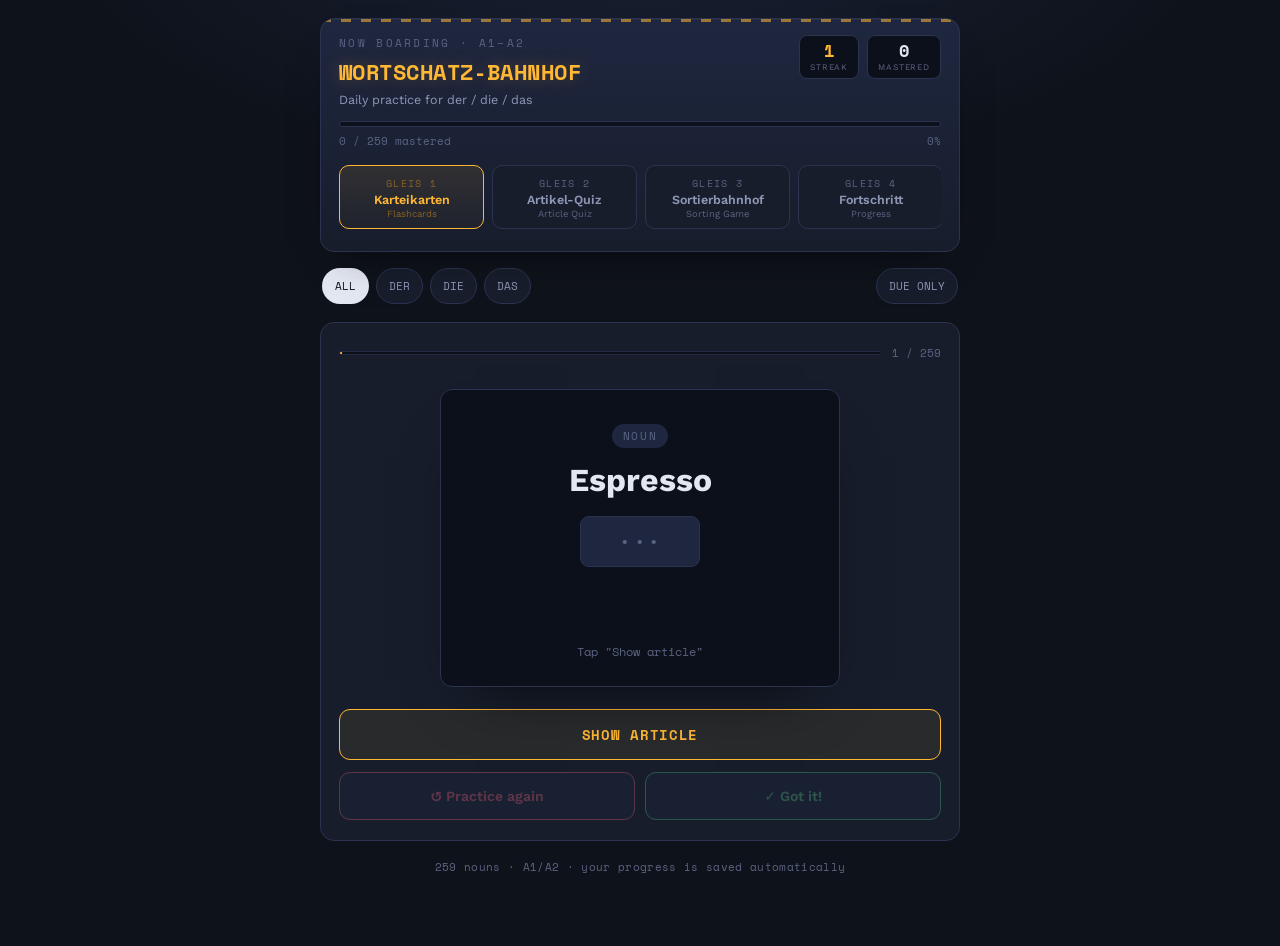
<file: index.html>
<!DOCTYPE html>
<html lang="de">
<head>
  <meta charset="UTF-8">
  <meta name="viewport" content="width=device-width, initial-scale=1.0">
  <title>Wortschatz-Bahnhof</title>
  <link rel="stylesheet" href="css/style.css">
</head>
<body>
  <div class="wrap">

    <!-- HEADER BOARD -->
    <header class="board-head">
      <div class="head-row">
        <div>
          <p class="brand-eyebrow">Now&nbsp;boarding · A1–A2</p>
          <h1 class="brand-title">WORTSCHATZ‑BAHNHOF</h1>
          <p class="brand-sub">Daily practice for der / die / das</p>
        </div>
        <div class="stat-cluster">
          <div class="stat-flap streak"><div class="num mono" id="streakNum">0</div><div class="lbl">Streak</div></div>
          <div class="stat-flap"><div class="num mono" id="masteredNum">0</div><div class="lbl">Mastered</div></div>
        </div>
      </div>
      <div class="prog-track"><div class="prog-fill" id="progFill"></div></div>
      <div class="prog-label"><span id="progText">0 / 259 mastered</span><span id="progPct">0%</span></div>

      <!-- GLEISE TABS -->
      <nav role="tablist" aria-label="Practice modes" class="gleise">
        <button role="tab" aria-selected="true" aria-label="Switch to flashcards mode" aria-controls="view-cards" id="tab-cards" class="gleis-btn active" data-mode="cards">
          <div class="gnum mono">GLEIS 1</div>
          <div class="glabel">Karteikarten</div>
          <div class="gsub">Flashcards</div>
        </button>
        <button role="tab" aria-selected="false" aria-label="Switch to article quiz mode" aria-controls="view-quiz" id="tab-quiz" class="gleis-btn" data-mode="quiz">
          <div class="gnum mono">GLEIS 2</div>
          <div class="glabel">Artikel‑Quiz</div>
          <div class="gsub">Article Quiz</div>
        </button>
        <button role="tab" aria-selected="false" aria-label="Switch to sorting game mode" aria-controls="view-sort" id="tab-sort" class="gleis-btn" data-mode="sort">
          <div class="gnum mono">GLEIS 3</div>
          <div class="glabel">Sortierbahnhof</div>
          <div class="gsub">Sorting Game</div>
        </button>
        <button role="tab" aria-selected="false" aria-label="Switch to progress view" aria-controls="view-progress" id="tab-progress" class="gleis-btn" data-mode="progress">
          <div class="gnum mono">GLEIS 4</div>
          <div class="glabel">Fortschritt</div>
          <div class="gsub">Progress</div>
        </button>
      </nav>
    </header>

    <!-- FILTERS -->
    <section role="group" aria-label="Filter words by article" class="filters" id="filters">
      <button role="checkbox" aria-checked="true" aria-label="Show all words" class="chip active" data-g="all">ALL</button>
      <button role="checkbox" aria-checked="false" aria-label="Show only der words" class="chip" data-g="der">DER</button>
      <button role="checkbox" aria-checked="false" aria-label="Show only die words" class="chip" data-g="die">DIE</button>
      <button role="checkbox" aria-checked="false" aria-label="Show only das words" class="chip" data-g="das">DAS</button>
      <button role="checkbox" aria-checked="false" aria-label="Show only due words" class="chip" data-g="due" style="margin-left:auto;">DUE ONLY</button>
    </section>

    <!-- MAIN PANEL -->
    <section class="panel" role="main">

      <!-- MODE 1: FLASHCARDS -->
      <section role="tabpanel" aria-labelledby="tab-cards" class="mode-view active" id="view-cards">
        <h2 class="visually-hidden">Flashcards</h2>
        <div class="session-bar">
          <div class="session-track"><div class="session-fill" id="cardsSessFill"></div></div>
          <div class="session-count mono" role="status" id="cardsSessCount">0 / 0</div>
        </div>
        <div class="card-stage">
          <div class="flap-card" id="flapCard">
            <div class="gender-tag" id="cardGenderTag">NOUN</div>
            <div class="noun-word" id="cardNoun">—</div>
            <div class="article-slot"><div class="article-flap" id="cardArticleFlap">···</div></div>
            <div class="translation" id="cardTranslation"></div>
            <div class="plural-note" id="cardPluralNote"></div>
            <div class="tap-hint" id="cardHint">Tap "Show article"</div>
          </div>
        </div>
        <button class="reveal-btn" id="revealBtn">SHOW ARTICLE</button>
        <div class="card-actions" style="margin-top:12px;">
          <button class="act-btn again" id="againBtn" disabled>↺ Practice again</button>
          <button class="act-btn know" id="knowBtn" disabled>✓ Got it!</button>
        </div>
      </section>

      <!-- MODE 2: QUIZ -->
      <section role="tabpanel" aria-labelledby="tab-quiz" class="mode-view" id="view-quiz">
        <h2 class="visually-hidden">Article Quiz</h2>
        <div class="quiz-stats"><span>Correct: <b id="quizCorrect">0</b></span><span>Streak: <b id="quizStreak">0</b></span><span>Total: <b id="quizTotal">0</b></span></div>
        <div class="quiz-word" id="quizNoun">—</div>
        <div class="quiz-en" id="quizEn"></div>
        <div class="quiz-feedback" aria-live="polite" id="quizFeedback"></div>
        <div class="quiz-btns">
          <button class="qbtn der" data-g="der">DER</button>
          <button class="qbtn die" data-g="die">DIE</button>
          <button class="qbtn das" data-g="das">DAS</button>
        </div>
        <button class="reveal-btn quiz-next" id="quizNextBtn" style="display:none;">NEXT →</button>
      </section>

      <!-- MODE 3: SORT GAME -->
      <section role="tabpanel" aria-labelledby="tab-sort" class="mode-view" id="view-sort">
        <h2 class="visually-hidden">Sorting Game</h2>
        <div class="sort-pre" id="sortPre">
          <h3>Sortierbahnhof <span style="color:var(--ink-faint); font-weight:500; font-size:13px;">— Sorting Station</span></h3>
          <p>45 seconds. Words come in — send each one to the right platform: DER, DIE, or DAS. Best score: <b id="sortBestPre" class="mono">0</b></p>
          <button class="big-btn" id="sortStartBtn">START TRAIN</button>
        </div>
        <div id="sortGame" style="display:none; flex:1; flex-direction:column;">
          <div class="sort-hud">
            <div class="timer-flap mono" role="status" id="sortTimer">45</div>
            <div class="score-flap">Score<br><b id="sortScore">0</b></div>
          </div>
          <div class="sort-word" id="sortWord">—</div>
          <div class="quiz-btns">
            <button class="qbtn der" data-g="der">DER</button>
            <button class="qbtn die" data-g="die">DIE</button>
            <button class="qbtn das" data-g="das">DAS</button>
          </div>
        </div>
        <div id="sortResult" class="sort-result" style="display:none;">
          <div style="font-size:12px; color:var(--ink-faint); letter-spacing:.14em;" class="mono">TRAIN ARRIVED</div>
          <div class="big-score" id="sortFinalScore">0</div>
          <div class="sub" id="sortFinalSub">sorted correctly</div>
          <button class="big-btn" id="sortAgainBtn">PLAY AGAIN</button>
        </div>
      </section>

      <!-- MODE 4: PROGRESS -->
      <section role="tabpanel" aria-labelledby="tab-progress" class="mode-view" id="view-progress">
        <h2 class="visually-hidden">Progress</h2>

        <div class="progress-block">
          <h3 class="progress-block-title">Mastery by article</h3>
          <div class="mastery-row">
            <div class="mastery-card der">
              <div class="mastery-label mono">DER</div>
              <div class="mastery-frac mono" id="masteryDer">0 / 0</div>
            </div>
            <div class="mastery-card die">
              <div class="mastery-label mono">DIE</div>
              <div class="mastery-frac mono" id="masteryDie">0 / 0</div>
            </div>
            <div class="mastery-card das">
              <div class="mastery-label mono">DAS</div>
              <div class="mastery-frac mono" id="masteryDas">0 / 0</div>
            </div>
          </div>
        </div>

        <div class="progress-block">
          <h3 class="progress-block-title">Streak calendar <span class="progress-block-sub">— last 7 days</span></h3>
          <div class="streak-cal" id="streakCal"></div>
        </div>

        <div class="progress-block">
          <h3 class="progress-block-title">"Anschluss verpasst" <span class="progress-block-sub">— missed connections</span></h3>
          <ul class="mistakes-list" id="mistakesList"></ul>
        </div>
      </section>

    </section>

    <p class="foot-note">259 nouns · A1/A2 · your progress is saved automatically</p>
  </div>

  <!-- SCRIPTS -->
  <script src="js/data.js"></script>
  <script src="js/storage.js"></script>
  <script src="js/cards.js"></script>
  <script src="js/quiz.js"></script>
  <script src="js/sort.js"></script>
  <script src="js/progress.js"></script>
  <script src="js/app.js"></script>
</body>
</html>
</file>
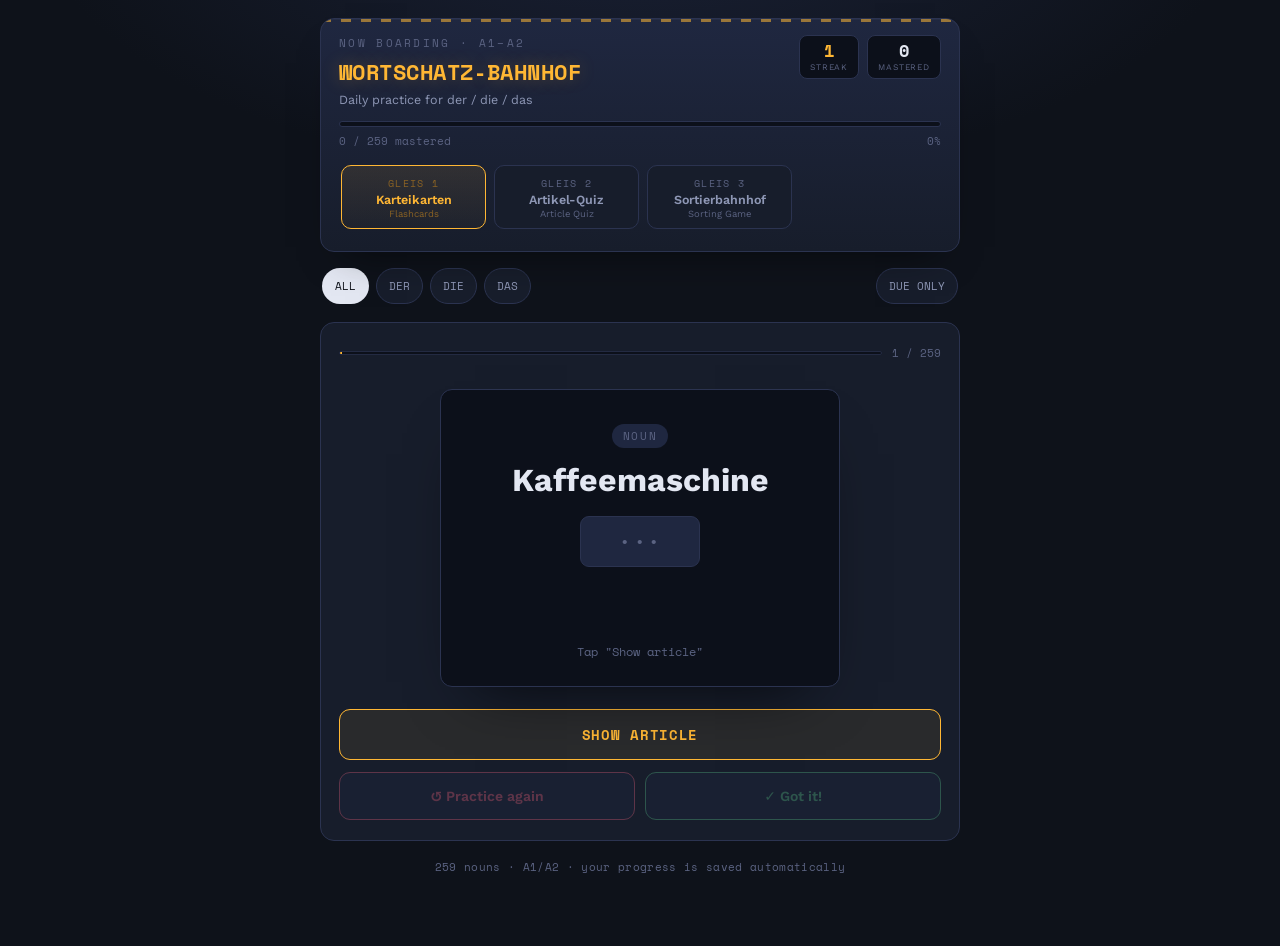
<file: index.html.html>
<!DOCTYPE html>
<html lang="de">
<head>
  <meta charset="UTF-8">
  <meta name="viewport" content="width=device-width, initial-scale=1.0">
  <title>Wortschatz-Bahnhof</title>
  <link rel="stylesheet" href="css/style.css">
</head>
<body>
  <div class="wrap">

    <!-- HEADER BOARD -->
    <header class="board-head">
      <div class="head-row">
        <div>
          <p class="brand-eyebrow">Now&nbsp;boarding · A1–A2</p>
          <h1 class="brand-title">WORTSCHATZ‑BAHNHOF</h1>
          <p class="brand-sub">Daily practice for der / die / das</p>
        </div>
        <div class="stat-cluster">
          <div class="stat-flap streak"><div class="num mono" id="streakNum">0</div><div class="lbl">Streak</div></div>
          <div class="stat-flap"><div class="num mono" id="masteredNum">0</div><div class="lbl">Mastered</div></div>
        </div>
      </div>
      <div class="prog-track"><div class="prog-fill" id="progFill"></div></div>
      <div class="prog-label"><span id="progText">0 / 259 mastered</span><span id="progPct">0%</span></div>

      <!-- GLEISE TABS -->
      <nav role="tablist" aria-label="Practice modes" class="gleise">
        <button role="tab" aria-selected="true" aria-label="Switch to flashcards mode" aria-controls="view-cards" id="tab-cards" class="gleis-btn active" data-mode="cards">
          <div class="gnum mono">GLEIS 1</div>
          <div class="glabel">Karteikarten</div>
          <div class="gsub">Flashcards</div>
        </button>
        <button role="tab" aria-selected="false" aria-label="Switch to article quiz mode" aria-controls="view-quiz" id="tab-quiz" class="gleis-btn" data-mode="quiz">
          <div class="gnum mono">GLEIS 2</div>
          <div class="glabel">Artikel‑Quiz</div>
          <div class="gsub">Article Quiz</div>
        </button>
        <button role="tab" aria-selected="false" aria-label="Switch to sorting game mode" aria-controls="view-sort" id="tab-sort" class="gleis-btn" data-mode="sort">
          <div class="gnum mono">GLEIS 3</div>
          <div class="glabel">Sortierbahnhof</div>
          <div class="gsub">Sorting Game</div>
        </button>
      </nav>
    </header>

    <!-- FILTERS -->
    <section role="group" aria-label="Filter words by article" class="filters" id="filters">
      <button role="checkbox" aria-checked="true" aria-label="Show all words" class="chip active" data-g="all">ALL</button>
      <button role="checkbox" aria-checked="false" aria-label="Show only der words" class="chip" data-g="der">DER</button>
      <button role="checkbox" aria-checked="false" aria-label="Show only die words" class="chip" data-g="die">DIE</button>
      <button role="checkbox" aria-checked="false" aria-label="Show only das words" class="chip" data-g="das">DAS</button>
      <button role="checkbox" aria-checked="false" aria-label="Show only due words" class="chip" data-g="due" style="margin-left:auto;">DUE ONLY</button>
    </section>

    <!-- MAIN PANEL -->
    <section class="panel" role="main">

      <!-- MODE 1: FLASHCARDS -->
      <section role="tabpanel" aria-labelledby="tab-cards" class="mode-view active" id="view-cards">
        <div class="session-bar">
          <div class="session-track"><div class="session-fill" id="cardsSessFill"></div></div>
          <div class="session-count mono" role="status" id="cardsSessCount">0 / 0</div>
        </div>
        <div class="card-stage">
          <div class="flap-card" id="flapCard">
            <div class="gender-tag" id="cardGenderTag">NOUN</div>
            <div class="noun-word" id="cardNoun">—</div>
            <div class="article-slot"><div class="article-flap" id="cardArticleFlap">···</div></div>
            <div class="translation" id="cardTranslation"></div>
            <div class="plural-note" id="cardPluralNote"></div>
            <div class="tap-hint" id="cardHint">Tap "Show article"</div>
          </div>
        </div>
        <button class="reveal-btn" id="revealBtn">SHOW ARTICLE</button>
        <div class="card-actions" style="margin-top:12px;">
          <button class="act-btn again" id="againBtn" disabled>↺ Practice again</button>
          <button class="act-btn know" id="knowBtn" disabled>✓ Got it!</button>
        </div>
      </section>

      <!-- MODE 2: QUIZ -->
      <section role="tabpanel" aria-labelledby="tab-quiz" class="mode-view" id="view-quiz">
        <div class="quiz-stats"><span>Correct: <b id="quizCorrect">0</b></span><span>Streak: <b id="quizStreak">0</b></span><span>Total: <b id="quizTotal">0</b></span></div>
        <div class="quiz-word" id="quizNoun">—</div>
        <div class="quiz-en" id="quizEn"></div>
        <div class="quiz-feedback" aria-live="polite" id="quizFeedback"></div>
        <div class="quiz-btns">
          <button class="qbtn der" data-g="der">DER</button>
          <button class="qbtn die" data-g="die">DIE</button>
          <button class="qbtn das" data-g="das">DAS</button>
        </div>
        <button class="reveal-btn quiz-next" id="quizNextBtn" style="display:none;">NEXT →</button>
      </section>

      <!-- MODE 3: SORT GAME -->
      <section role="tabpanel" aria-labelledby="tab-sort" class="mode-view" id="view-sort">
        <div class="sort-pre" id="sortPre">
          <h3>Sortierbahnhof <span style="color:var(--ink-faint); font-weight:500; font-size:13px;">— Sorting Station</span></h3>
          <p>45 seconds. Words come in — send each one to the right platform: DER, DIE, or DAS. Best score: <b id="sortBestPre" class="mono">0</b></p>
          <button class="big-btn" id="sortStartBtn">START TRAIN</button>
        </div>
        <div id="sortGame" style="display:none; flex:1; flex-direction:column;">
          <div class="sort-hud">
            <div class="timer-flap mono" role="status" id="sortTimer">45</div>
            <div class="score-flap">Score<br><b id="sortScore">0</b></div>
          </div>
          <div class="sort-word" id="sortWord">—</div>
          <div class="quiz-btns">
            <button class="qbtn der" data-g="der">DER</button>
            <button class="qbtn die" data-g="die">DIE</button>
            <button class="qbtn das" data-g="das">DAS</button>
          </div>
        </div>
        <div id="sortResult" class="sort-result" style="display:none;">
          <div style="font-size:12px; color:var(--ink-faint); letter-spacing:.14em;" class="mono">TRAIN ARRIVED</div>
          <div class="big-score" id="sortFinalScore">0</div>
          <div class="sub" id="sortFinalSub">sorted correctly</div>
          <button class="big-btn" id="sortAgainBtn">PLAY AGAIN</button>
        </div>
      </section>

    </section>

    <p class="foot-note">259 nouns · A1/A2 · your progress is saved automatically</p>
  </div>

  <!-- SCRIPTS -->
  <script src="js/data.js"></script>
  <script src="js/storage.js"></script>
  <script src="js/cards.js"></script>
  <script src="js/quiz.js"></script>
  <script src="js/sort.js"></script>
  <script src="js/app.js"></script>
</body>
</html>
</file>
<file: css/style.css>
@import url('https://fonts.googleapis.com/css2?family=Space+Mono:wght@400;700&family=Work+Sans:ital,wght@0,400;0,500;0,600;0,700;1,500&display=swap');

:root {
  --bg: #0e121a;
  --panel: #171d2b;
  --panel-2: #1f2740;
  --line: #2b3350;
  --line-soft: #232a42;
  --amber: #ffb734;
  --amber-dim: #8a6224;
  --ink: #e3e7f2;
  --ink-soft: #8e97b5;
  --ink-faint: #5b6382;
  --der: #5b8fd9;
  --der-bg: rgba(91, 143, 217, .16);
  --die: #e2617e;
  --die-bg: rgba(226, 97, 126, .16);
  --das: #57bd8a;
  --das-bg: rgba(87, 189, 138, .16);
  --radius: 14px;
}

* {
  box-sizing: border-box;
  -webkit-tap-highlight-color: transparent;
}

html,
body {
  margin: 0;
  padding: 0;
}

body {
  background: radial-gradient(1100px 500px at 50% -10%, #1a2136 0%, var(--bg) 55%), var(--bg);
  color: var(--ink);
  font-family: 'Work Sans', system-ui, sans-serif;
  min-height: 100vh;
  padding: 18px 14px 60px;
  display: flex;
  justify-content: center;
}

.wrap {
  width: 100%;
  max-width: 640px;
}

.mono {
  font-family: 'Space Mono', ui-monospace, 'Courier New', monospace;
}

/* ---------- header board ---------- */
.board-head {
  background: linear-gradient(180deg, var(--panel-2), var(--panel));
  border: 1px solid var(--line);
  border-radius: var(--radius);
  padding: 16px 18px;
  position: relative;
  overflow: hidden;
  box-shadow: 0 1px 0 rgba(255, 255, 255, .03) inset, 0 20px 40px -25px rgba(0, 0, 0, .7);
}

.board-head::before {
  content: "";
  position: absolute;
  left: 0;
  top: 0;
  right: 0;
  height: 3px;
  background: repeating-linear-gradient(90deg, var(--amber) 0 10px, transparent 10px 20px);
  opacity: .55;
}

.head-row {
  display: flex;
  align-items: flex-start;
  justify-content: space-between;
  gap: 10px;
}

.brand-eyebrow {
  font-family: 'Space Mono', monospace;
  font-size: 10.5px;
  letter-spacing: .22em;
  color: var(--ink-faint);
  text-transform: uppercase;
  margin: 0 0 4px;
}

.brand-title {
  font-family: 'Space Mono', monospace;
  font-weight: 700;
  font-size: 22px;
  letter-spacing: .02em;
  color: var(--amber);
  margin: 0;
  text-shadow: 0 0 18px rgba(255, 183, 52, .25);
}

.brand-sub {
  font-size: 12.5px;
  color: var(--ink-soft);
  margin: 4px 0 0;
}

.stat-cluster {
  display: flex;
  gap: 8px;
}

.stat-flap {
  background: #0c101a;
  border: 1px solid var(--line);
  border-radius: 8px;
  padding: 6px 10px;
  text-align: center;
  min-width: 52px;
}

.stat-flap .num {
  font-family: 'Space Mono', monospace;
  font-weight: 700;
  font-size: 17px;
  color: var(--ink);
  line-height: 1;
}

.stat-flap .lbl {
  font-size: 8.5px;
  letter-spacing: .1em;
  color: var(--ink-faint);
  text-transform: uppercase;
  margin-top: 3px;
}

.stat-flap.streak .num {
  color: var(--amber);
}

.prog-track {
  margin-top: 14px;
  height: 6px;
  border-radius: 4px;
  background: #0c101a;
  border: 1px solid var(--line);
  overflow: hidden;
}

.prog-fill {
  height: 100%;
  background: linear-gradient(90deg, var(--das), #7fd6a8);
  width: 0%;
  transition: width .5s ease;
}

.prog-label {
  display: flex;
  justify-content: space-between;
  font-size: 10.5px;
  color: var(--ink-faint);
  margin-top: 6px;
  font-family: 'Space Mono', monospace;
}

/* ---------- platform tabs (Gleise) ---------- */
.gleise {
  display: grid;
  grid-template-columns: repeat(4, 1fr);
  gap: 8px;
  margin-top: 14px;
}

.gleis-btn {
  flex: 1;
  background: var(--panel);
  border: 1px solid var(--line);
  border-radius: 10px;
  padding: 10px 6px 9px;
  text-align: center;
  cursor: pointer;
  color: var(--ink-soft);
  transition: border-color .15s, color .15s, background .15s, transform .1s;
  font-family: inherit;
  font-size: inherit;
}

.gleis-btn:active {
  transform: scale(.97);
}

.gleis-btn .gnum {
  font-family: 'Space Mono', monospace;
  font-size: 9.5px;
  color: var(--ink-faint);
  letter-spacing: .14em;
}

.gleis-btn .glabel {
  font-size: 12.5px;
  font-weight: 600;
  margin-top: 2px;
}

.gleis-btn .gsub {
  font-size: 9.5px;
  color: var(--ink-faint);
  margin-top: 1px;
}

.gleis-btn.active .gsub {
  color: var(--amber-dim);
}

.gleis-btn.active {
  border-color: var(--amber);
  background: linear-gradient(180deg, rgba(255, 183, 52, .10), rgba(255, 183, 52, .03));
  color: var(--amber);
}

.gleis-btn.active .gnum {
  color: var(--amber-dim);
}

/* ---------- filter chips ---------- */
.filters {
  display: flex;
  gap: 7px;
  margin: 14px 2px 0;
  flex-wrap: wrap;
}

.chip {
  font-family: 'Space Mono', monospace;
  font-size: 11px;
  padding: 9px 12px;
  border-radius: 20px;
  border: 1px solid var(--line);
  color: var(--ink-soft);
  cursor: pointer;
  background: var(--panel);
  transition: all .15s;
  min-height: 34px;
  display: flex;
  align-items: center;
}

.chip.active {
  color: #10141c;
  border-color: transparent;
}

.chip[data-g="all"].active {
  background: var(--ink);
}

.chip[data-g="der"].active {
  background: var(--der);
}

.chip[data-g="die"].active {
  background: var(--die);
}

.chip[data-g="das"].active {
  background: var(--das);
}

/* ---------- main panel ---------- */
.panel {
  background: var(--panel);
  border: 1px solid var(--line);
  border-radius: var(--radius);
  margin-top: 14px;
  padding: 22px 18px 20px;
  min-height: 360px;
  display: flex;
  flex-direction: column;
}

.mode-view {
  display: none;
}

.mode-view.active {
  display: flex;
  flex-direction: column;
  flex: 1;
}

/* session progress */
.session-bar {
  display: flex;
  align-items: center;
  gap: 10px;
  margin-bottom: 18px;
}

.session-track {
  flex: 1;
  height: 4px;
  background: #0c101a;
  border-radius: 3px;
  overflow: hidden;
  border: 1px solid var(--line-soft);
}

.session-fill {
  height: 100%;
  background: var(--amber);
  width: 0%;
  transition: width .3s;
}

.session-count {
  font-family: 'Space Mono', monospace;
  font-size: 11px;
  color: var(--ink-faint);
  white-space: nowrap;
}

/* flashcard */
.card-stage {
  flex: 1;
  display: flex;
  align-items: center;
  justify-content: center;
  padding: 10px 0 22px;
}

.flap-card {
  width: 100%;
  max-width: 400px;
  background: #0c101a;
  border: 1px solid var(--line);
  border-radius: 12px;
  padding: 34px 22px 26px;
  text-align: center;
  position: relative;
  box-shadow: 0 30px 60px -35px rgba(0, 0, 0, .8);
}

.gender-tag {
  display: inline-block;
  font-family: 'Space Mono', monospace;
  font-size: 11px;
  letter-spacing: .14em;
  padding: 4px 11px;
  border-radius: 20px;
  background: var(--panel-2);
  color: var(--ink-faint);
  margin-bottom: 14px;
}

.noun-word {
  font-size: 32px;
  font-weight: 700;
  color: var(--ink);
  line-height: 1.15;
  word-break: break-word;
}

.article-slot {
  margin: 20px auto 4px;
  height: 46px;
  display: flex;
  align-items: center;
  justify-content: center;
}

.article-flap {
  font-family: 'Space Mono', monospace;
  font-weight: 700;
  font-size: 22px;
  letter-spacing: .08em;
  padding: 8px 22px;
  border-radius: 9px;
  border: 1px solid var(--line);
  color: var(--ink-faint);
  background: var(--panel-2);
  min-width: 120px;
}

.article-flap.der {
  color: var(--der);
  border-color: var(--der);
  background: var(--der-bg);
}

.article-flap.die {
  color: var(--die);
  border-color: var(--die);
  background: var(--die-bg);
}

.article-flap.das {
  color: var(--das);
  border-color: var(--das);
  background: var(--das-bg);
}

.translation {
  font-size: 14.5px;
  color: var(--ink-soft);
  margin-top: 12px;
  min-height: 20px;
  opacity: 0;
  transition: opacity .3s;
}

.translation.show {
  opacity: 1;
}

.plural-note {
  font-size: 11.5px;
  color: var(--amber-dim);
  background: rgba(255, 183, 52, .07);
  border: 1px solid rgba(255, 183, 52, .25);
  border-radius: 8px;
  padding: 8px 10px;
  margin-top: 12px;
  line-height: 1.45;
  text-align: left;
  opacity: 0;
  max-height: 0;
  overflow: hidden;
  transition: opacity .3s;
}

.plural-note.show {
  opacity: 1;
  max-height: 200px;
  margin-top: 12px;
}

.plural-note b {
  color: var(--amber);
}

.tap-hint {
  font-size: 11.5px;
  color: var(--ink-faint);
  margin-top: 16px;
  font-family: 'Space Mono', monospace;
}

.card-actions {
  display: flex;
  gap: 10px;
  margin-top: 20px;
}

.act-btn {
  flex: 1;
  padding: 14px 8px;
  border-radius: 11px;
  border: 1px solid var(--line);
  background: var(--panel-2);
  color: var(--ink-soft);
  font-weight: 600;
  font-size: 14px;
  cursor: pointer;
  transition: all .15s;
  min-height: 48px;
  font-family: inherit;
}

.act-btn:active {
  transform: scale(.97);
}

.act-btn.again {
  color: var(--die);
  border-color: var(--die);
}

.act-btn.know {
  color: var(--das);
  border-color: var(--das);
}

.act-btn:disabled {
  opacity: .35;
  pointer-events: none;
}

.reveal-btn {
  padding: 14px;
  border-radius: 11px;
  border: 1px solid var(--amber);
  background: rgba(255, 183, 52, .08);
  color: var(--amber);
  font-weight: 700;
  font-size: 14px;
  cursor: pointer;
  font-family: 'Space Mono', monospace;
  letter-spacing: .05em;
  min-height: 48px;
}

.reveal-btn:active {
  transform: scale(.97);
}

/* quiz */
.quiz-word {
  font-size: 30px;
  font-weight: 700;
  text-align: center;
  margin: 6px 0 6px;
  line-height: 1.2;
}

.quiz-en {
  text-align: center;
  color: var(--ink-soft);
  font-size: 13px;
  margin-bottom: 26px;
}

.quiz-btns {
  display: flex;
  gap: 10px;
  margin-top: auto;
}

.qbtn {
  flex: 1;
  padding: 18px 6px;
  border-radius: 12px;
  border: 2px solid var(--line);
  background: var(--panel-2);
  font-family: 'Space Mono', monospace;
  font-weight: 700;
  font-size: 16px;
  letter-spacing: .06em;
  cursor: pointer;
  color: var(--ink-soft);
  transition: all .12s;
  min-height: 52px;
}

.qbtn:active {
  transform: scale(.96);
}

.qbtn.der {
  color: var(--der);
}

.qbtn.die {
  color: var(--die);
}

.qbtn.das {
  color: var(--das);
}

.qbtn.correct {
  background: var(--das-bg);
  border-color: var(--das);
  color: var(--das);
}

.qbtn.wrong {
  background: var(--die-bg);
  border-color: var(--die);
  color: var(--die);
}

.qbtn:disabled {
  pointer-events: none;
}

.qbtn.dim:disabled {
  opacity: .3;
}

.quiz-feedback {
  text-align: center;
  min-height: 22px;
  font-size: 13px;
  color: var(--ink-soft);
  margin: 14px 0 2px;
}

.quiz-next {
  margin-top: 10px;
}

.quiz-stats {
  display: flex;
  justify-content: center;
  gap: 22px;
  margin-bottom: 10px;
  font-family: 'Space Mono', monospace;
  font-size: 12px;
  color: var(--ink-faint);
}

.quiz-stats b {
  color: var(--ink);
}

/* sort mode */
.sort-pre {
  flex: 1;
  display: flex;
  flex-direction: column;
  align-items: center;
  justify-content: center;
  text-align: center;
  gap: 14px;
}

.sort-pre h3 {
  margin: 0;
  font-size: 18px;
}

.sort-pre p {
  margin: 0;
  color: var(--ink-soft);
  font-size: 13px;
  max-width: 320px;
  line-height: 1.5;
}

.big-btn {
  font-family: 'Space Mono', monospace;
  font-weight: 700;
  letter-spacing: .05em;
  font-size: 15px;
  padding: 15px 28px;
  border-radius: 12px;
  border: 1px solid var(--amber);
  background: rgba(255, 183, 52, .1);
  color: var(--amber);
  cursor: pointer;
}

.big-btn:active {
  transform: scale(.97);
}

.sort-hud {
  display: flex;
  justify-content: space-between;
  align-items: center;
  margin-bottom: 20px;
}

.timer-flap {
  font-family: 'Space Mono', monospace;
  font-size: 26px;
  font-weight: 700;
  color: var(--amber);
  background: #0c101a;
  border: 1px solid var(--line);
  border-radius: 9px;
  padding: 6px 16px;
}

.score-flap {
  font-family: 'Space Mono', monospace;
  font-size: 14px;
  color: var(--ink-soft);
}

.score-flap b {
  color: var(--ink);
  font-size: 18px;
}

.sort-word {
  font-size: 30px;
  font-weight: 700;
  text-align: center;
  margin: 20px 0 30px;
}

.sort-result {
  flex: 1;
  display: flex;
  flex-direction: column;
  align-items: center;
  justify-content: center;
  text-align: center;
  gap: 6px;
}

.sort-result .big-score {
  font-family: 'Space Mono', monospace;
  font-size: 44px;
  font-weight: 700;
  color: var(--amber);
}

.sort-result .sub {
  color: var(--ink-soft);
  font-size: 13px;
  margin-bottom: 14px;
}

/* footer */
.foot-note {
  text-align: center;
  color: var(--ink-faint);
  font-size: 11px;
  margin-top: 18px;
  font-family: 'Space Mono', monospace;
  letter-spacing: .03em;
}

/* accessibility */
:focus-visible {
  outline: 2px solid var(--amber);
  outline-offset: 2px;
  border-radius: 4px;
}

@media (prefers-reduced-motion: reduce) {
  *,
  *::before,
  *::after {
    animation-duration: 0.01ms !important;
    animation-iteration-count: 1 !important;
    transition-duration: 0.01ms !important;
  }
}

/* responsive */
@media (max-width: 380px) {
  .noun-word {
    font-size: 27px;
  }
  .quiz-word {
    font-size: 25px;
  }
  .sort-word {
    font-size: 25px;
  }
  .brand-title {
    font-size: 19px;
  }
  .gleis-btn {
    padding: 8px 3px 7px;
  }
  .gleis-btn .glabel {
    font-size: 10.5px;
  }
  .gleis-btn .gsub {
    display: none;
  }
}

/* ---------- visually hidden (screen-reader-only headings/labels) ---------- */
.visually-hidden {
  position: absolute;
  width: 1px;
  height: 1px;
  padding: 0;
  margin: -1px;
  overflow: hidden;
  clip: rect(0, 0, 0, 0);
  white-space: nowrap;
  border: 0;
}

/* ---------- progress screen (Gleis 4) ---------- */
.progress-block {
  background: var(--panel);
  border: 1px solid var(--line);
  border-radius: 12px;
  padding: 16px;
  margin-bottom: 14px;
}

.progress-block-title {
  font-size: 13px;
  font-weight: 600;
  color: var(--ink);
  margin: 0 0 12px;
}

.progress-block-sub {
  font-weight: 500;
  color: var(--ink-faint);
  font-size: 11.5px;
}

.mastery-row {
  display: grid;
  grid-template-columns: repeat(3, 1fr);
  gap: 8px;
}

.mastery-card {
  border: 1px solid var(--line);
  border-radius: 10px;
  padding: 12px 6px;
  text-align: center;
}

.mastery-card.der { border-color: rgba(91, 143, 217, .45); background: var(--der-bg); }
.mastery-card.die { border-color: rgba(226, 97, 126, .45); background: var(--die-bg); }
.mastery-card.das { border-color: rgba(87, 189, 138, .45); background: var(--das-bg); }

.mastery-label {
  font-size: 11px;
  letter-spacing: .1em;
  color: var(--ink-soft);
}

.mastery-card.der .mastery-label { color: var(--der); }
.mastery-card.die .mastery-label { color: var(--die); }
.mastery-card.das .mastery-label { color: var(--das); }

.mastery-frac {
  font-size: 18px;
  font-weight: 700;
  color: var(--ink);
  margin-top: 4px;
}

.streak-cal {
  display: grid;
  grid-template-columns: repeat(7, 1fr);
  gap: 6px;
}

.streak-day {
  aspect-ratio: 1;
  border-radius: 8px;
  border: 1px solid var(--line);
  background: var(--panel-2);
  display: flex;
  flex-direction: column;
  align-items: center;
  justify-content: center;
  font-size: 9px;
  color: var(--ink-faint);
  font-family: 'Space Mono', monospace;
}

.streak-day.active {
  background: linear-gradient(180deg, rgba(255, 183, 52, .22), rgba(255, 183, 52, .08));
  border-color: var(--amber);
  color: var(--amber);
}

.streak-day.today {
  outline: 1px solid var(--ink-soft);
  outline-offset: 1px;
}

.mistakes-list {
  list-style: none;
  margin: 0;
  padding: 0;
  display: flex;
  flex-direction: column;
  gap: 8px;
}

.mistake-item {
  display: flex;
  align-items: center;
  gap: 10px;
  background: var(--panel-2);
  border-radius: 8px;
  padding: 9px 12px;
}

.mistake-word {
  flex: 1;
  font-size: 13px;
  color: var(--ink);
}

.mistake-word .g {
  color: var(--ink-faint);
  font-weight: 600;
  margin-right: 4px;
}

.mistake-frac {
  font-family: 'Space Mono', monospace;
  font-size: 12px;
  color: var(--ink-faint);
  white-space: nowrap;
}

.mistakes-empty {
  color: var(--ink-faint);
  font-size: 13px;
  text-align: center;
  padding: 8px 0;
}

/* ---------- mobile navigation fix ---------- */
/*
  On small screens the four Gleise tabs become a horizontal,
  touch-scrollable rail instead of being squeezed into 4 columns.
*/
.gleise {
  display: flex;
  overflow-x: auto;
  overflow-y: hidden;
  gap: 8px;
  padding: 2px 2px 6px;
  margin-top: 14px;
  scroll-snap-type: x proximity;
  -webkit-overflow-scrolling: touch;
  scrollbar-width: none;
}

.gleise::-webkit-scrollbar {
  display: none;
}

.gleis-btn {
  flex: 0 0 145px;
  min-width: 145px;
  scroll-snap-align: start;
}

/* Keep the filter rail usable on narrow phones too. */
.filters {
  flex-wrap: nowrap;
  overflow-x: auto;
  overflow-y: hidden;
  padding: 2px 0 4px;
  scrollbar-width: none;
  -webkit-overflow-scrolling: touch;
}

.filters::-webkit-scrollbar {
  display: none;
}

.chip {
  flex: 0 0 auto;
}

@media (max-width: 600px) {
  .board-head {
    padding: 16px 14px 12px;
  }

  .head-row {
    flex-direction: column;
    gap: 12px;
  }

  .stat-cluster {
    align-self: stretch;
    justify-content: flex-start;
  }

  .stat-flap {
    min-width: 58px;
  }

  .brand-title {
    font-size: clamp(18px, 6vw, 22px);
    line-height: 1.15;
    overflow-wrap: anywhere;
  }

  .brand-sub {
    font-size: 12px;
  }

  .panel {
    padding-left: 14px;
    padding-right: 14px;
  }

  .card-actions {
    gap: 8px;
  }

  .act-btn {
    font-size: 13px;
  }
}

@media (max-width: 380px) {
  .gleis-btn {
    flex-basis: 135px;
    min-width: 135px;
  }

  .brand-title {
    font-size: 18px;
  }
}
</file>
